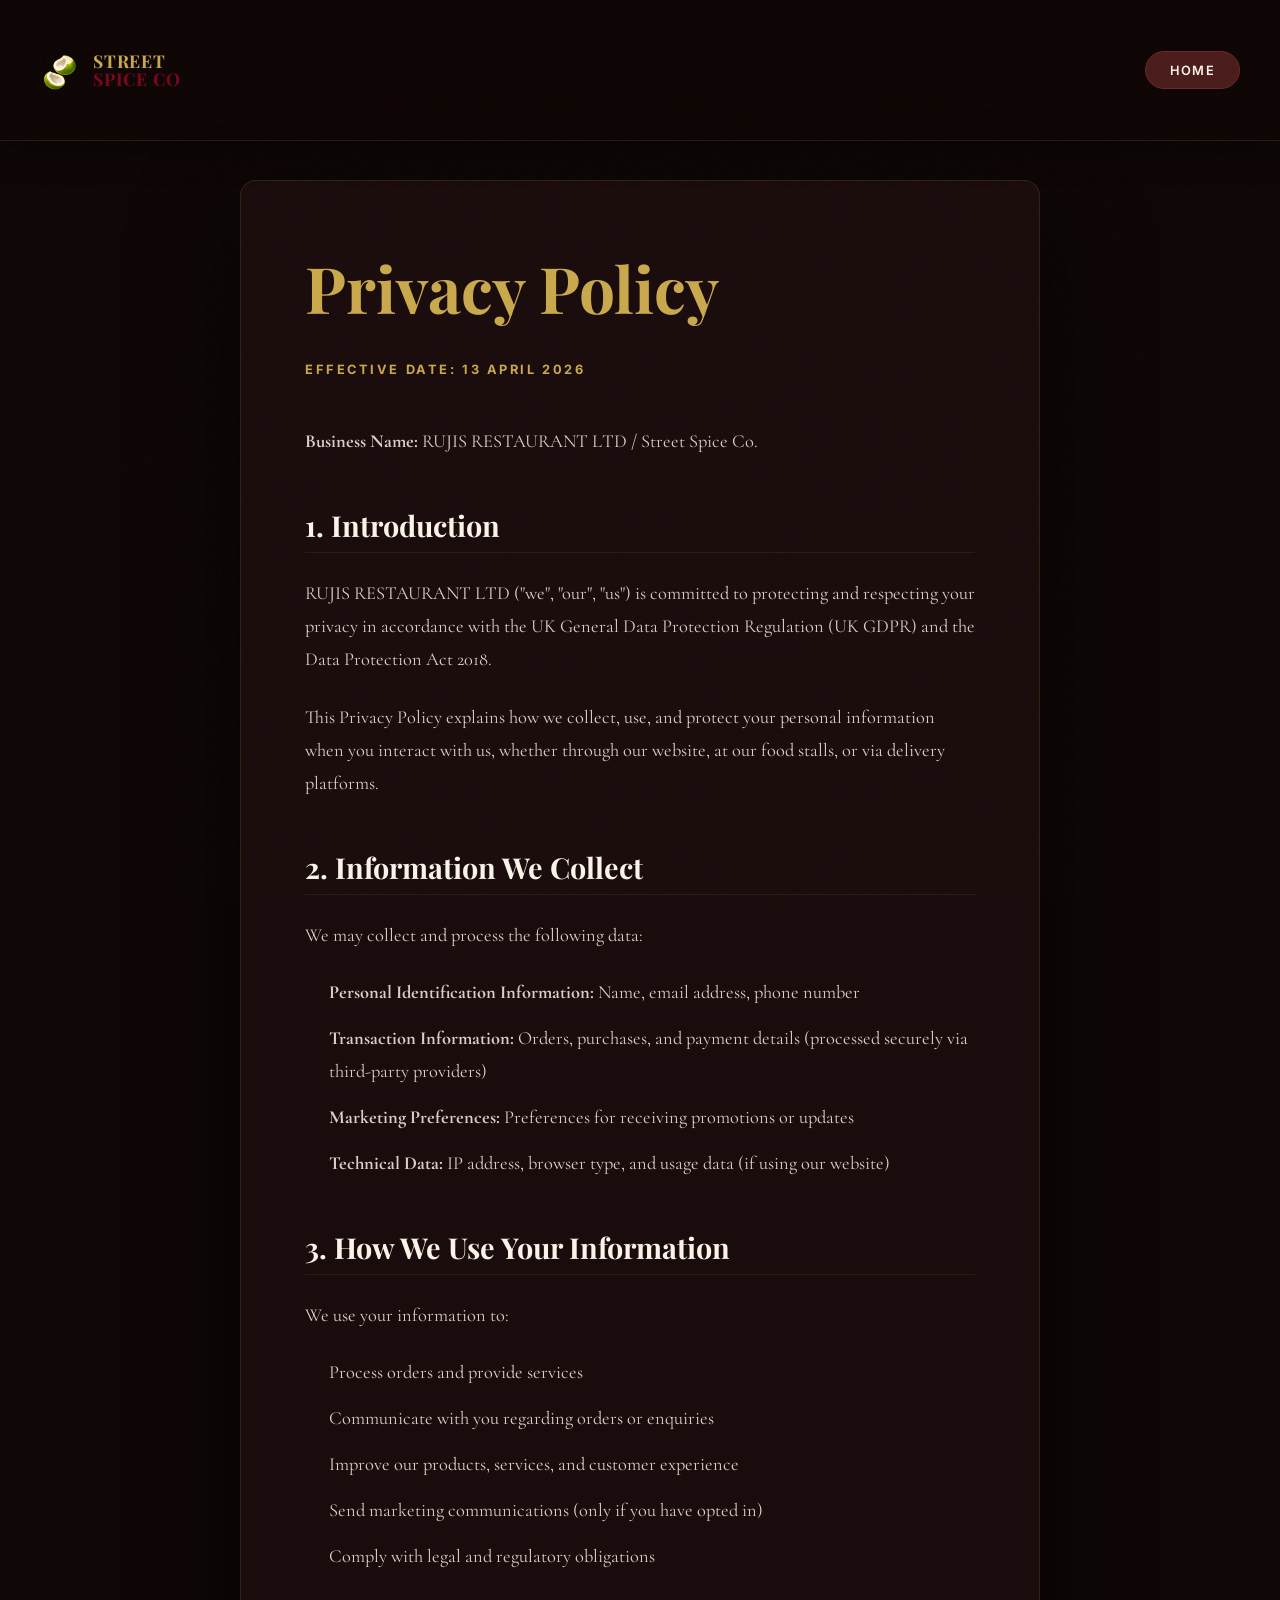
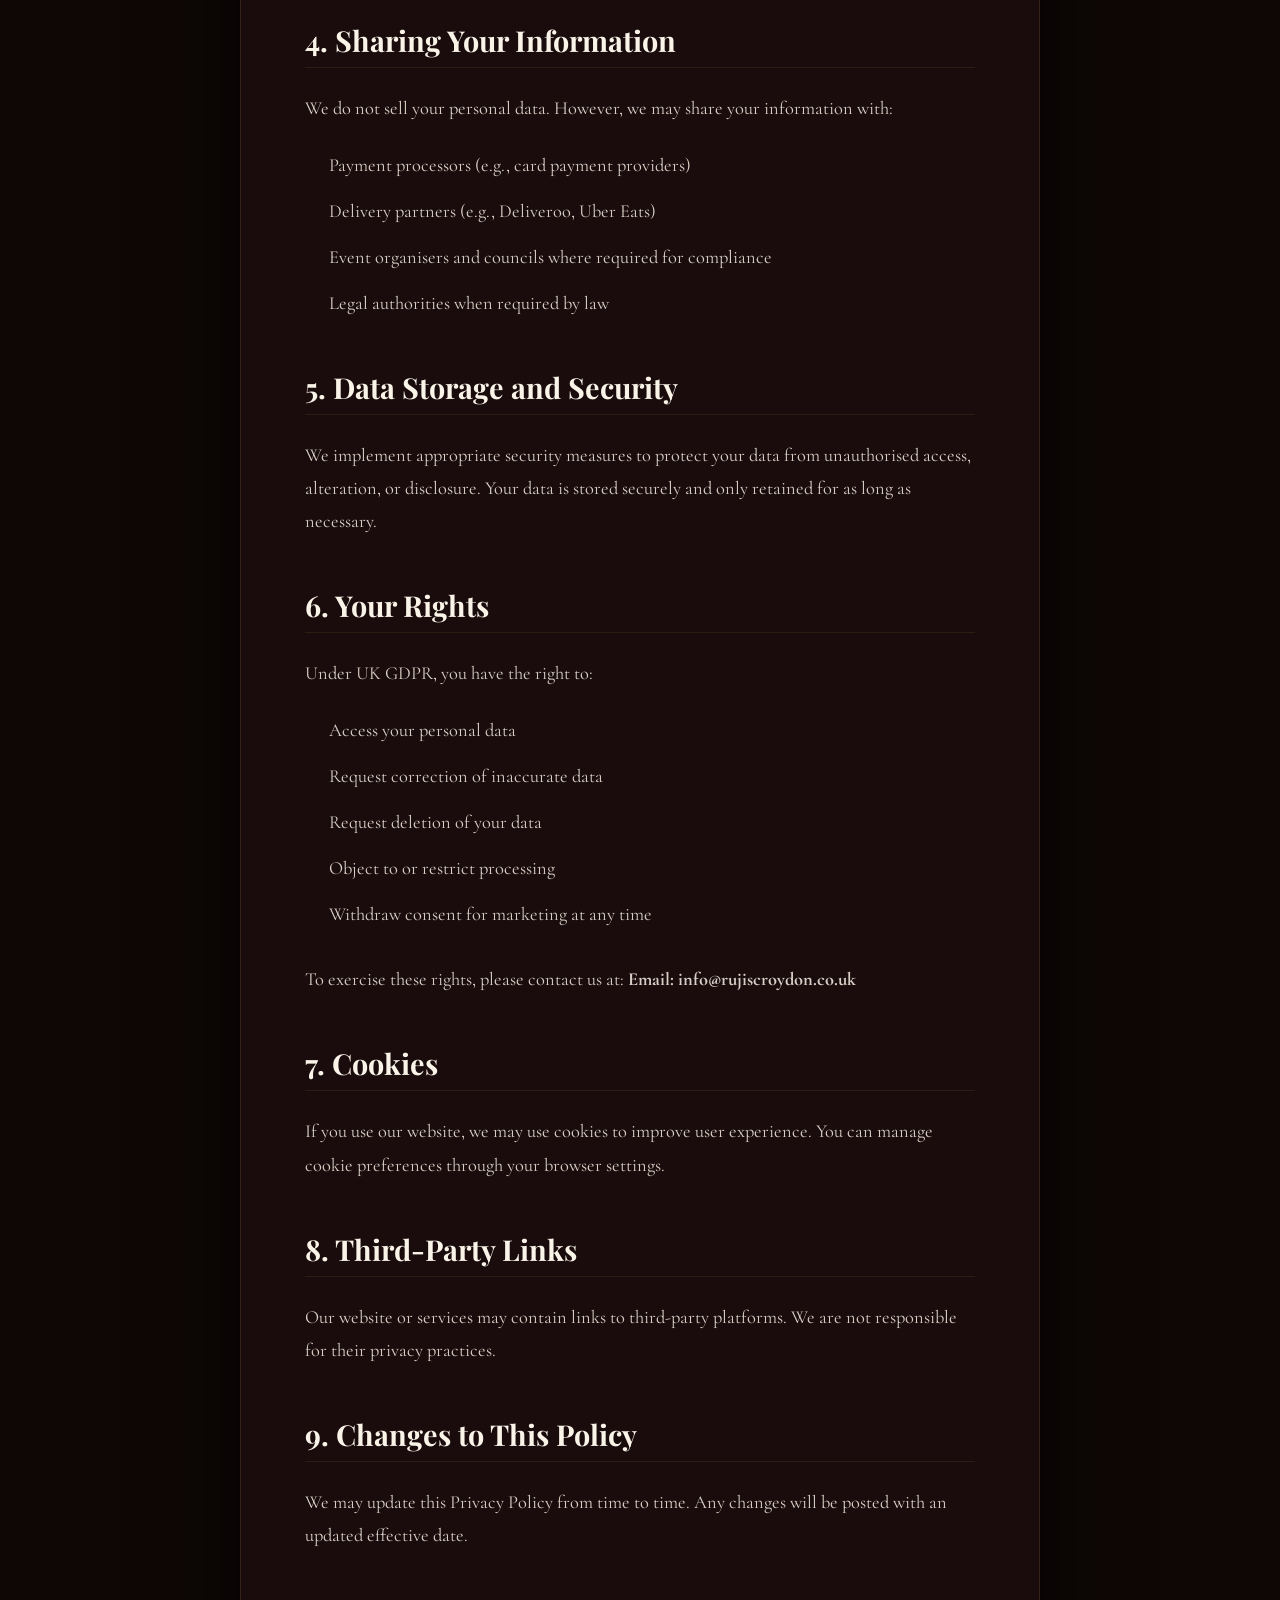
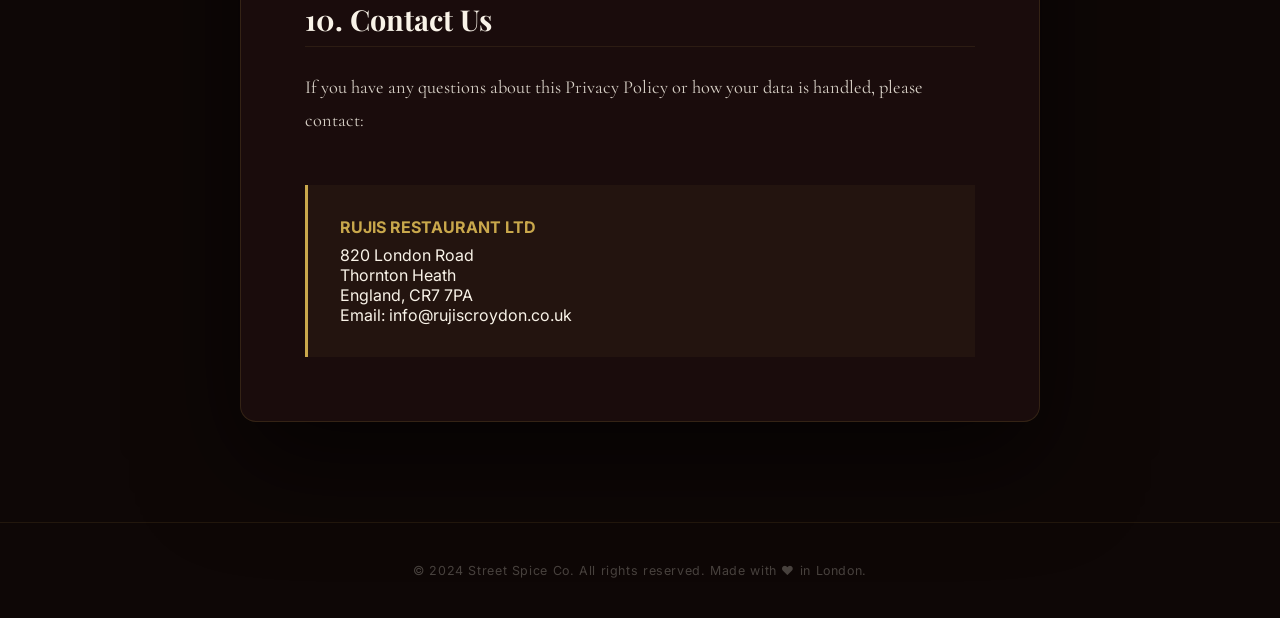
<file: privacy-policy.html>
<!DOCTYPE html>
<html lang="en">

<head>
  <meta charset="UTF-8" />
  <meta name="viewport" content="width=device-width, initial-scale=1.0" />
  <title>Privacy Policy — Street Spice Co</title>
  <link rel="preconnect" href="https://fonts.googleapis.com" />
  <link rel="preconnect" href="https://fonts.gstatic.com" crossorigin />
  <link
    href="https://fonts.googleapis.com/css2?family=Playfair+Display:ital,wght@0,400;0,700;1,400&family=Inter:wght@400;600&family=Cormorant+Garamond:ital,wght@0,400;0,600;1,400&display=swap"
    rel="stylesheet" />
  <link rel="stylesheet" href="style.css?v=3" />
  <style>
    :root {
      --policy-bg: #0E0706;
    }

    body {
      background-color: var(--policy-bg);
      color: var(--cream);
      overflow-x: hidden;
    }

    .policy-content {
      padding: 180px 0 100px;
      max-width: 800px;
      margin: 0 auto;
    }

    .policy-card {
      background: #1A0C0C;
      padding: 4rem;
      border-radius: var(--radius);
      border: 1px solid rgba(201, 168, 76, 0.15);
      box-shadow: 0 40px 100px rgba(0, 0, 0, 0.6);
    }

    h1 {
      font-family: var(--ff-serif);
      font-size: clamp(2.5rem, 5vw, 4rem);
      margin-bottom: 2rem;
      color: var(--gold);
    }

    .effective-date {
      color: var(--gold);
      font-size: 0.8rem;
      text-transform: uppercase;
      letter-spacing: 0.2em;
      margin-bottom: 3rem;
      display: block;
      font-weight: 700;
    }

    .policy-body h2 {
      font-family: var(--ff-serif);
      font-size: 1.8rem;
      margin: 3rem 0 1.5rem;
      color: var(--cream);
      border-bottom: 1px solid rgba(201, 168, 76, 0.1);
      padding-bottom: 0.5rem;
    }

    .policy-body p, .policy-body li {
      font-family: var(--ff-cormorant);
      font-size: 1.15rem;
      line-height: 1.8;
      color: rgba(249, 243, 232, 0.85);
      margin-bottom: 1.5rem;
    }

    .policy-body ul {
      margin-bottom: 2rem;
      padding-left: 1.5rem;
    }

    .policy-body li {
      margin-bottom: 0.8rem;
    }

    .contact-info-box {
      background: rgba(201, 168, 76, 0.05);
      padding: 2rem;
      border-left: 3px solid var(--gold);
      margin-top: 3rem;
    }

    .contact-info-box strong {
      color: var(--gold);
      display: block;
      margin-bottom: 0.5rem;
    }

    @media (max-width: 768px) {
      .policy-card {
        padding: 3rem 1.5rem;
      }
      .policy-content {
        padding-top: 140px;
      }
    }
  </style>
</head>

<body>
  <div class="grain-overlay" aria-hidden="true"></div>

  <header class="header scrolled">
    <div class="nav container">
      <a href="index.html" class="nav-logo">
        <img src="logo2.png" alt="Street Spice Co Logo" class="nav-logo-img" style="height: 60px; width: auto;" />
        <div class="nav-logo-text">
          <span class="text-white">STREET</span>
          <span class="text-maroon">SPICE CO</span>
        </div>
      </a>
      <a href="index.html" class="btn-order">Home</a>
    </div>
  </header>

  <main class="container">
    <div class="policy-content">
      <article class="policy-card">
        <h1>Privacy Policy</h1>
        <span class="effective-date">Effective Date: 13 April 2026</span>
        
        <div class="policy-body">
          <p><strong>Business Name:</strong> RUJIS RESTAURANT LTD / Street Spice Co.</p>

          <h2>1. Introduction</h2>
          <p>RUJIS RESTAURANT LTD ("we", "our", "us") is committed to protecting and respecting your privacy in accordance with the UK General Data Protection Regulation (UK GDPR) and the Data Protection Act 2018.</p>
          <p>This Privacy Policy explains how we collect, use, and protect your personal information when you interact with us, whether through our website, at our food stalls, or via delivery platforms.</p>

          <h2>2. Information We Collect</h2>
          <p>We may collect and process the following data:</p>
          <ul>
            <li><strong>Personal Identification Information:</strong> Name, email address, phone number</li>
            <li><strong>Transaction Information:</strong> Orders, purchases, and payment details (processed securely via third-party providers)</li>
            <li><strong>Marketing Preferences:</strong> Preferences for receiving promotions or updates</li>
            <li><strong>Technical Data:</strong> IP address, browser type, and usage data (if using our website)</li>
          </ul>

          <h2>3. How We Use Your Information</h2>
          <p>We use your information to:</p>
          <ul>
            <li>Process orders and provide services</li>
            <li>Communicate with you regarding orders or enquiries</li>
            <li>Improve our products, services, and customer experience</li>
            <li>Send marketing communications (only if you have opted in)</li>
            <li>Comply with legal and regulatory obligations</li>
          </ul>

          <h2>4. Sharing Your Information</h2>
          <p>We do not sell your personal data. However, we may share your information with:</p>
          <ul>
            <li>Payment processors (e.g., card payment providers)</li>
            <li>Delivery partners (e.g., Deliveroo, Uber Eats)</li>
            <li>Event organisers and councils where required for compliance</li>
            <li>Legal authorities when required by law</li>
          </ul>

          <h2>5. Data Storage and Security</h2>
          <p>We implement appropriate security measures to protect your data from unauthorised access, alteration, or disclosure. Your data is stored securely and only retained for as long as necessary.</p>

          <h2>6. Your Rights</h2>
          <p>Under UK GDPR, you have the right to:</p>
          <ul>
            <li>Access your personal data</li>
            <li>Request correction of inaccurate data</li>
            <li>Request deletion of your data</li>
            <li>Object to or restrict processing</li>
            <li>Withdraw consent for marketing at any time</li>
          </ul>
          <p>To exercise these rights, please contact us at: <strong>Email: info@rujiscroydon.co.uk</strong></p>

          <h2>7. Cookies</h2>
          <p>If you use our website, we may use cookies to improve user experience. You can manage cookie preferences through your browser settings.</p>

          <h2>8. Third-Party Links</h2>
          <p>Our website or services may contain links to third-party platforms. We are not responsible for their privacy practices.</p>

          <h2>9. Changes to This Policy</h2>
          <p>We may update this Privacy Policy from time to time. Any changes will be posted with an updated effective date.</p>

          <h2>10. Contact Us</h2>
          <p>If you have any questions about this Privacy Policy or how your data is handled, please contact:</p>
          <div class="contact-info-box">
            <strong>RUJIS RESTAURANT LTD</strong>
            820 London Road<br>
            Thornton Heath<br>
            England, CR7 7PA<br>
            Email: info@rujiscroydon.co.uk
          </div>
        </div>
      </article>
    </div>
  </main>

  <footer class="footer-bottom" style="padding: 40px 0; text-align: center; border-top: 1px solid rgba(201,168,76,0.1);">
     <p>© 2024 Street Spice Co. All rights reserved. Made with ♥ in London.</p>
  </footer>
</body>

</html>
</file>
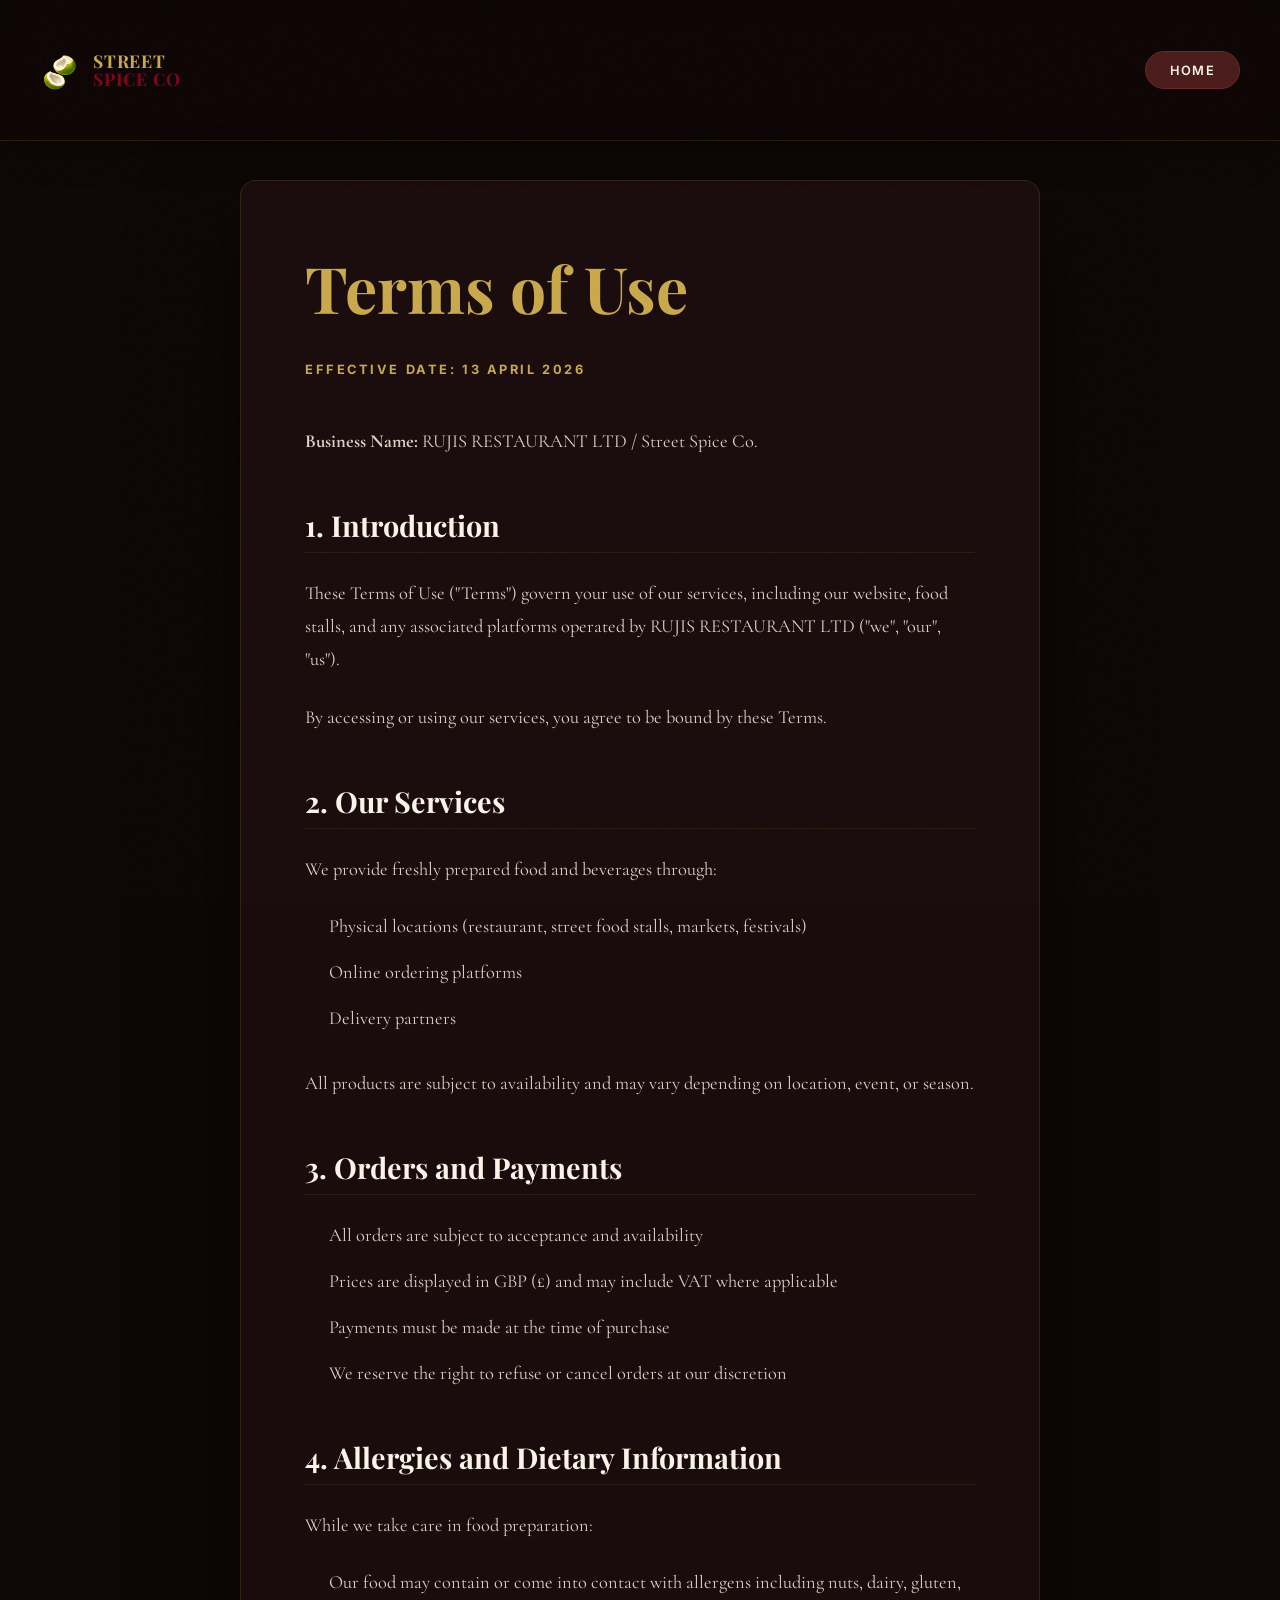
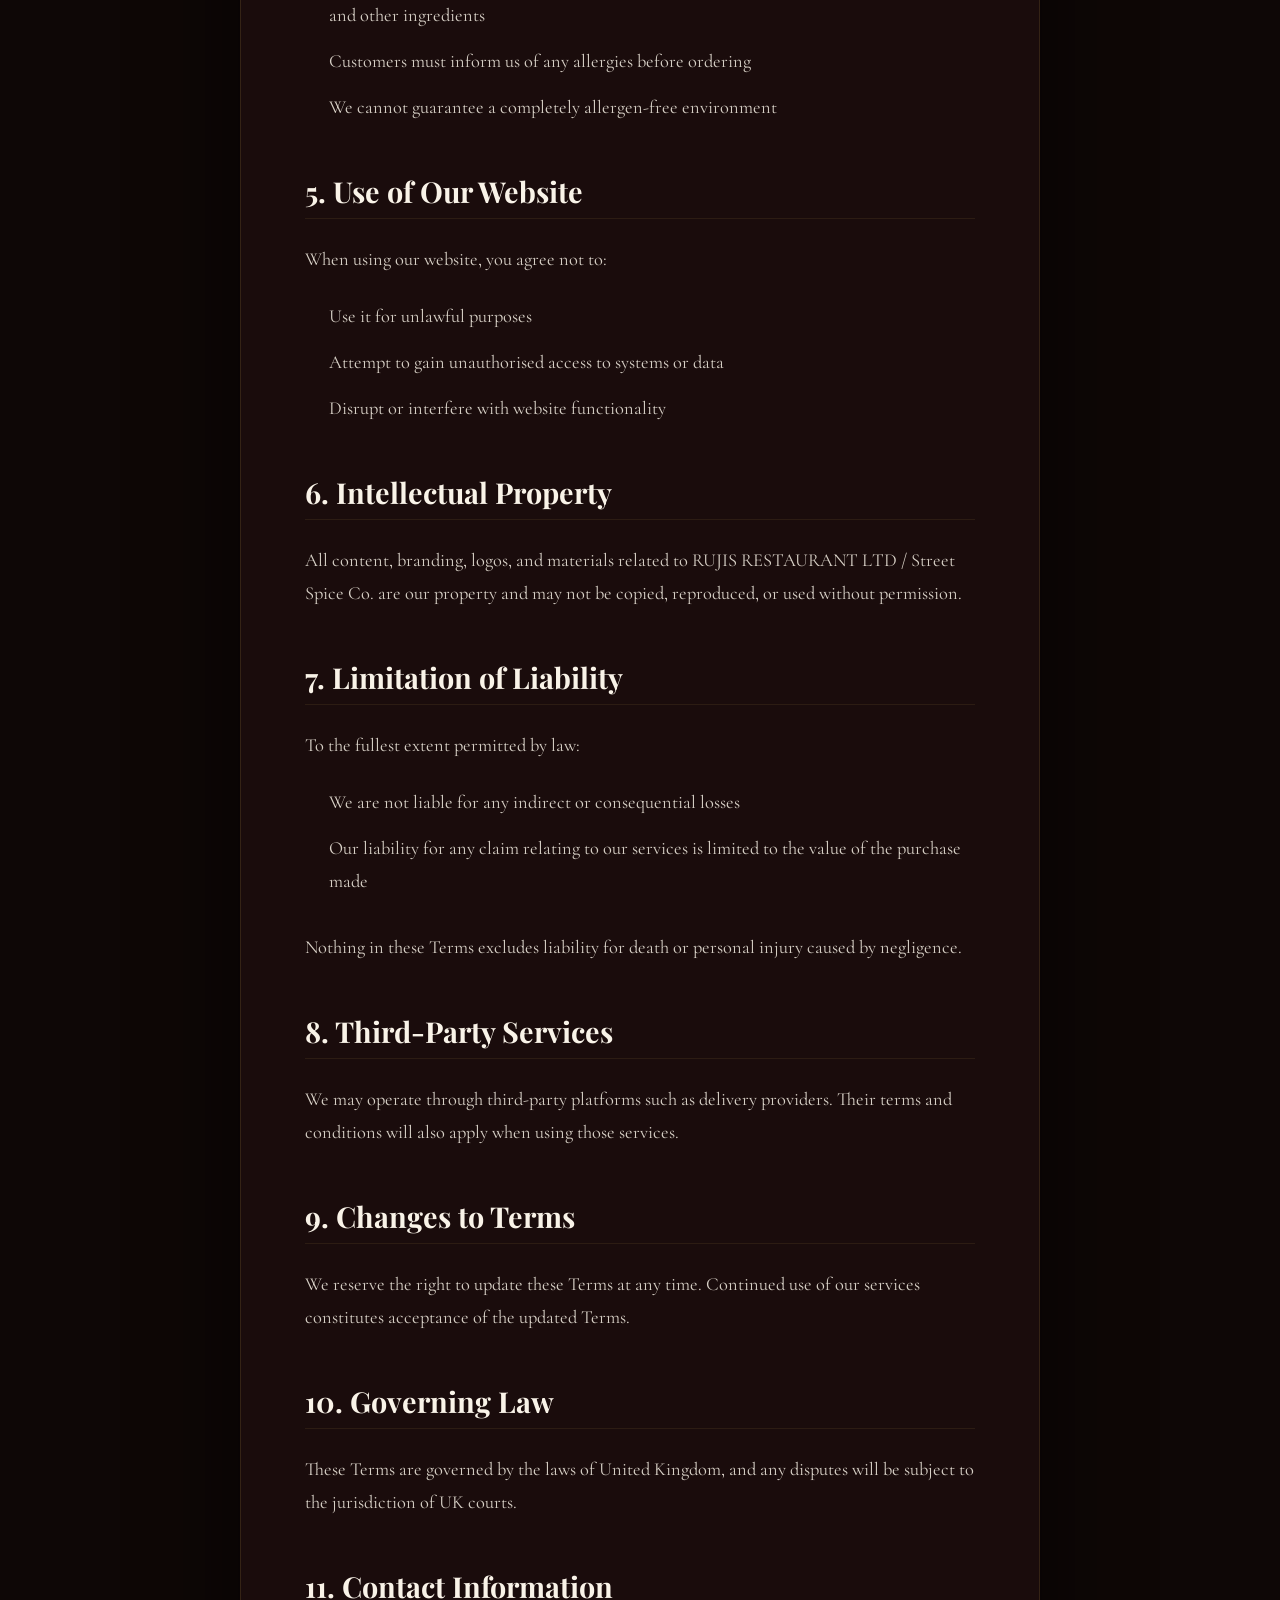
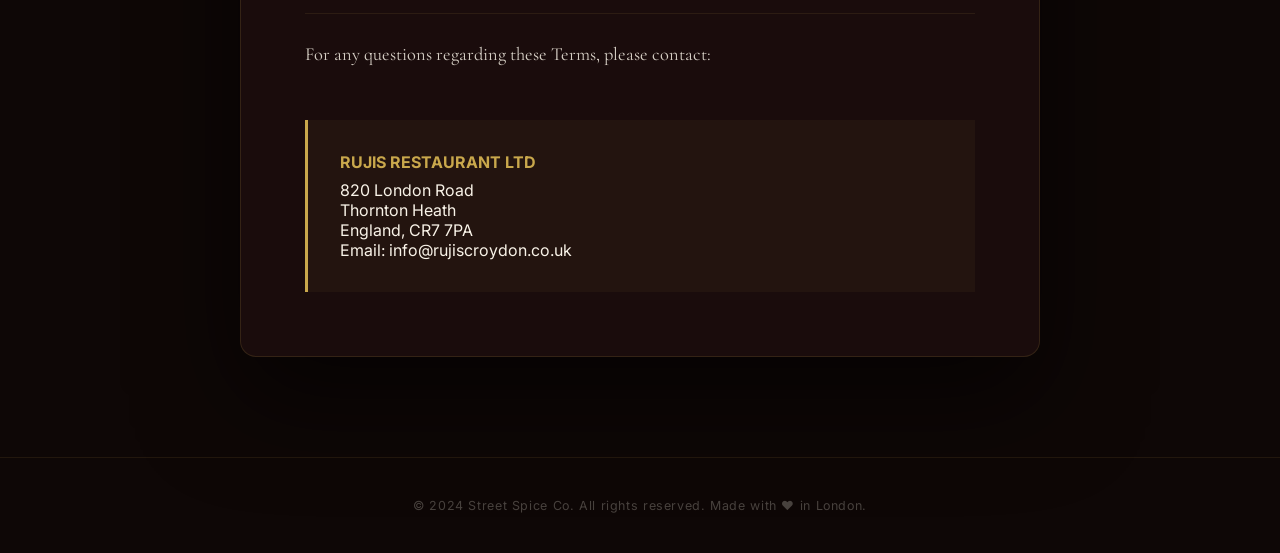
<file: terms-of-use.html>
<!DOCTYPE html>
<html lang="en">

<head>
  <meta charset="UTF-8" />
  <meta name="viewport" content="width=device-width, initial-scale=1.0" />
  <title>Terms of Use — Street Spice Co</title>
  <link rel="preconnect" href="https://fonts.googleapis.com" />
  <link rel="preconnect" href="https://fonts.gstatic.com" crossorigin />
  <link
    href="https://fonts.googleapis.com/css2?family=Playfair+Display:ital,wght@0,400;0,700;1,400&family=Inter:wght@400;600&family=Cormorant+Garamond:ital,wght@0,400;0,600;1,400&display=swap"
    rel="stylesheet" />
  <link rel="stylesheet" href="style.css?v=3" />
  <style>
    :root {
      --policy-bg: #0E0706;
    }

    body {
      background-color: var(--policy-bg);
      color: var(--cream);
      overflow-x: hidden;
    }

    .policy-content {
      padding: 180px 0 100px;
      max-width: 800px;
      margin: 0 auto;
    }

    .policy-card {
      background: #1A0C0C;
      padding: 4rem;
      border-radius: var(--radius);
      border: 1px solid rgba(201, 168, 76, 0.15);
      box-shadow: 0 40px 100px rgba(0, 0, 0, 0.6);
    }

    h1 {
      font-family: var(--ff-serif);
      font-size: clamp(2.5rem, 5vw, 4rem);
      margin-bottom: 2rem;
      color: var(--gold);
    }

    .effective-date {
      color: var(--gold);
      font-size: 0.8rem;
      text-transform: uppercase;
      letter-spacing: 0.2em;
      margin-bottom: 3rem;
      display: block;
      font-weight: 700;
    }

    .policy-body h2 {
      font-family: var(--ff-serif);
      font-size: 1.8rem;
      margin: 3rem 0 1.5rem;
      color: var(--cream);
      border-bottom: 1px solid rgba(201, 168, 76, 0.1);
      padding-bottom: 0.5rem;
    }

    .policy-body p, .policy-body li {
      font-family: var(--ff-cormorant);
      font-size: 1.15rem;
      line-height: 1.8;
      color: rgba(249, 243, 232, 0.85);
      margin-bottom: 1.5rem;
    }

    .policy-body ul {
      margin-bottom: 2rem;
      padding-left: 1.5rem;
    }

    .policy-body li {
      margin-bottom: 0.8rem;
    }

    .contact-info-box {
      background: rgba(201, 168, 76, 0.05);
      padding: 2rem;
      border-left: 3px solid var(--gold);
      margin-top: 3rem;
    }

    .contact-info-box strong {
      color: var(--gold);
      display: block;
      margin-bottom: 0.5rem;
    }

    @media (max-width: 768px) {
      .policy-card {
        padding: 3rem 1.5rem;
      }
      .policy-content {
        padding-top: 140px;
      }
    }
  </style>
</head>

<body>
  <div class="grain-overlay" aria-hidden="true"></div>

  <header class="header scrolled">
    <div class="nav container">
      <a href="index.html" class="nav-logo">
        <img src="logo2.png" alt="Street Spice Co Logo" class="nav-logo-img" style="height: 60px; width: auto;" />
        <div class="nav-logo-text">
          <span class="text-white">STREET</span>
          <span class="text-maroon">SPICE CO</span>
        </div>
      </a>
      <a href="index.html" class="btn-order">Home</a>
    </div>
  </header>

  <main class="container">
    <div class="policy-content">
      <article class="policy-card">
        <h1>Terms of Use</h1>
        <span class="effective-date">Effective Date: 13 April 2026</span>
        
        <div class="policy-body">
          <p><strong>Business Name:</strong> RUJIS RESTAURANT LTD / Street Spice Co.</p>

          <h2>1. Introduction</h2>
          <p>These Terms of Use ("Terms") govern your use of our services, including our website, food stalls, and any associated platforms operated by RUJIS RESTAURANT LTD ("we", "our", "us").</p>
          <p>By accessing or using our services, you agree to be bound by these Terms.</p>

          <h2>2. Our Services</h2>
          <p>We provide freshly prepared food and beverages through:</p>
          <ul>
            <li>Physical locations (restaurant, street food stalls, markets, festivals)</li>
            <li>Online ordering platforms</li>
            <li>Delivery partners</li>
          </ul>
          <p>All products are subject to availability and may vary depending on location, event, or season.</p>

          <h2>3. Orders and Payments</h2>
          <ul>
            <li>All orders are subject to acceptance and availability</li>
            <li>Prices are displayed in GBP (£) and may include VAT where applicable</li>
            <li>Payments must be made at the time of purchase</li>
            <li>We reserve the right to refuse or cancel orders at our discretion</li>
          </ul>

          <h2>4. Allergies and Dietary Information</h2>
          <p>While we take care in food preparation:</p>
          <ul>
            <li>Our food may contain or come into contact with allergens including nuts, dairy, gluten, and other ingredients</li>
            <li>Customers must inform us of any allergies before ordering</li>
            <li>We cannot guarantee a completely allergen-free environment</li>
          </ul>

          <h2>5. Use of Our Website</h2>
          <p>When using our website, you agree not to:</p>
          <ul>
            <li>Use it for unlawful purposes</li>
            <li>Attempt to gain unauthorised access to systems or data</li>
            <li>Disrupt or interfere with website functionality</li>
          </ul>

          <h2>6. Intellectual Property</h2>
          <p>All content, branding, logos, and materials related to RUJIS RESTAURANT LTD / Street Spice Co. are our property and may not be copied, reproduced, or used without permission.</p>

          <h2>7. Limitation of Liability</h2>
          <p>To the fullest extent permitted by law:</p>
          <ul>
            <li>We are not liable for any indirect or consequential losses</li>
            <li>Our liability for any claim relating to our services is limited to the value of the purchase made</li>
          </ul>
          <p>Nothing in these Terms excludes liability for death or personal injury caused by negligence.</p>

          <h2>8. Third-Party Services</h2>
          <p>We may operate through third-party platforms such as delivery providers. Their terms and conditions will also apply when using those services.</p>

          <h2>9. Changes to Terms</h2>
          <p>We reserve the right to update these Terms at any time. Continued use of our services constitutes acceptance of the updated Terms.</p>

          <h2>10. Governing Law</h2>
          <p>These Terms are governed by the laws of United Kingdom, and any disputes will be subject to the jurisdiction of UK courts.</p>

          <h2>11. Contact Information</h2>
          <p>For any questions regarding these Terms, please contact:</p>
          <div class="contact-info-box">
            <strong>RUJIS RESTAURANT LTD</strong>
            820 London Road<br>
            Thornton Heath<br>
            England, CR7 7PA<br>
            Email: info@rujiscroydon.co.uk
          </div>
        </div>
      </article>
    </div>
  </main>

  <footer class="footer-bottom" style="padding: 40px 0; text-align: center; border-top: 1px solid rgba(201,168,76,0.1);">
     <p>© 2024 Street Spice Co. All rights reserved. Made with ♥ in London.</p>
  </footer>
</body>

</html>
</file>
<file: style.css>
/* ═══════════════════════════════════════════════════
   STREET SPICE CO — style.css
   Premium Luxury Gazebo Café Landing Page
═══════════════════════════════════════════════════ */

/* ── TOKENS ─────────────────────────────────────── */
:root {
  --maroon: #4A1C1C;
  --maroon-light: #6B2828;
  --maroon-dark: #2E1010;
  --green: #4E6B31;
  --green-dark: #344820;
  --lime: #E2E8A4;
  --gold: #C9A84C;
  --gold-light: #E8C97A;
  --cream: #F9F3E8;
  --dark: #0E0706;
  --dark-2: #1A0C0C;
  --text-muted: rgba(249, 243, 232, 0.6);
  --white: #FFFFFF;

  /* Rajasthani Vibrant Colors */
  --rani-pink: #C4004C;
  --rani-pink-dark: #8B0035;
  --jodhpur-blue: #0B4B8A;
  --jodhpur-blue-dark: #072E55;
  --saffron: #CC4400;
  --saffron-dark: #993300;
  --emerald: #015941;
  --emerald-dark: #003B2C;
  --marigold: #D78500;
  --purplish: #4D0D4A;
  --purplish-dark: #30062E;

  --ff-serif: 'Playfair Display', Georgia, serif;
  --ff-cormorant: 'Cormorant Garamond', Georgia, serif;
  --ff-sans: 'Inter', system-ui, sans-serif;

  --nav-h: 140px;
  /* Increased to accommodate 120px logo */
  --radius: 16px;
  --radius-sm: 8px;
  --transition: 0.35s cubic-bezier(0.4, 0, 0.2, 1);

  --shadow-card: 0 8px 40px rgba(74, 28, 28, 0.18);
  --shadow-lifted: 0 20px 60px rgba(74, 28, 28, 0.35);
  --glow-gold: 0 0 30px rgba(201, 168, 76, 0.25);
}

/* ── RESET & BASE ───────────────────────────────── */
*,
*::before,
*::after {
  box-sizing: border-box;
  margin: 0;
  padding: 0;
}

html {
  scroll-behavior: smooth;
  scroll-padding-top: var(--nav-h);
}

body {
  font-family: var(--ff-sans);
  background-color: var(--dark);
  color: var(--cream);
  overflow-x: hidden;
}

body.nav-open {
  overflow: hidden;
}

img {
  display: block;
  width: 100%;
  height: 100%;
  object-fit: cover;
}

a {
  text-decoration: none;
  color: inherit;
}

ul {
  list-style: none;
}

button {
  border: none;
  background: none;
  cursor: pointer;
}

em {
  font-style: italic;
}

::-webkit-scrollbar {
  display: none;
}

/* ── TYPOGRAPHY HELPERS ─────────────────────────── */
.section-eyebrow {
  display: block;
  font-family: var(--ff-sans);
  font-size: 0.75rem;
  font-weight: 500;
  letter-spacing: 0.25em;
  text-transform: uppercase;
  color: var(--gold);
  margin-bottom: 1rem;
}

.section-eyebrow.gold {
  color: var(--gold-light);
  font-size: 0.9rem;
  letter-spacing: 0.4em;
}

.section-title {
  font-family: var(--ff-serif);
  font-size: clamp(2.2rem, 5vw, 3.5rem);
  font-weight: 700;
  line-height: 1.15;
  color: var(--cream);
  margin-bottom: 1rem;
}

.section-title em {
  color: var(--gold);
  font-style: italic;
}

.section-subtitle {
  font-size: 1.05rem;
  color: var(--text-muted);
  max-width: 48ch;
  line-height: 1.7;
}

.section {
  padding: 100px 0;
}

/* ── CONTAINER ──────────────────────────────────── */
.container {
  width: 92%;
  max-width: 1200px;
  /* Increased back for better edge-to-edge look */
  margin: 0 auto;
  /* Center it again but with wide width */
}

/* ── GRAIN OVERLAY ──────────────────────────────── */
.grain-overlay {
  position: fixed;
  inset: 0;
  background-image: url("data:image/svg+xml,%3Csvg viewBox='0 0 200 200' xmlns='http://www.w3.org/2000/svg'%3E%3Cfilter id='noise'%3E%3CfeTurbulence type='fractalNoise' baseFrequency='0.85' numOctaves='4' stitchTiles='stitch'/%3E%3C/filter%3E%3Crect width='100%25' height='100%25' filter='url(%23noise)' opacity='0.05'/%3E%3C/svg%3E");
  opacity: 0.45;
  pointer-events: none;
  z-index: 9999;
  mix-blend-mode: overlay;
}

/* ── PAGE BORDER FRAME ──────────────────────────── */
.page-border {
  display: none;
}

/* ── HEADER / NAV ───────────────────────────────── */
.header {
  position: fixed;
  top: 0;
  left: 0;
  right: 0;
  height: var(--nav-h);
  z-index: 1000;
  transition: background var(--transition), backdrop-filter var(--transition), box-shadow var(--transition);
}

.header.scrolled {
  background: rgba(14, 7, 6, 0.7);
  backdrop-filter: blur(20px) saturate(1.8);
  -webkit-backdrop-filter: blur(20px) saturate(1.8);
  box-shadow: 0 1px 0 rgba(201, 168, 76, 0.15), 0 8px 32px rgba(0, 0, 0, 0.4);
}

.nav {
  display: flex;
  align-items: center;
  justify-content: space-between;
  height: 100%;
  width: 100%;
  /* Ensure it spans the container */
}

.nav-logo {
  display: flex;
  align-items: center;
  gap: 0.8rem;
  flex-shrink: 0;
}

.nav-logo-img {
  height: 120px;
  /* Requested size */
  width: auto;
  display: block;
}

.nav-logo-text {
  display: flex;
  flex-direction: column;
  line-height: 1;
  font-family: var(--ff-serif);
  font-weight: 700;
  font-size: 1.1rem;
  letter-spacing: 0.05em;
  text-transform: uppercase;
}

.nav-logo-text .text-white {
  color: var(--gold);
}

/* Mustard Yellow like hero top line */
.nav-logo-text .text-maroon {
  color: #7B061E;
}

/* Dark Maroon like hero 'EM' highlights */

.nav-links {
  display: flex;
  align-items: center;
  gap: 2rem;
}

.nav-link {
  font-size: 0.85rem;
  font-weight: 500;
  letter-spacing: 0.08em;
  color: rgba(249, 243, 232, 0.75);
  text-transform: uppercase;
  position: relative;
  transition: color var(--transition);
}

.nav-link::after {
  content: '';
  position: absolute;
  bottom: -4px;
  left: 0;
  width: 0%;
  height: 1.5px;
  background: var(--gold);
  transition: width var(--transition);
}

.nav-link:hover,
.nav-link.active {
  color: var(--cream);
}

.nav-link:hover::after,
.nav-link.active::after {
  width: 100%;
}

.btn-order {
  padding: 0.65rem 1.5rem;
  background: var(--maroon);
  color: var(--cream);
  border-radius: 50px;
  font-size: 0.8rem;
  font-weight: 600;
  letter-spacing: 0.1em;
  text-transform: uppercase;
  border: 1px solid var(--maroon-light);
  transition: background var(--transition), box-shadow var(--transition), transform var(--transition);
}

.btn-order:hover {
  background: var(--maroon-light);
  box-shadow: 0 0 20px rgba(74, 28, 28, 0.6), 0 0 40px rgba(201, 168, 76, 0.15);
  transform: translateY(-1px);
}

/* Pulse animation for Order Now button */
.pulse-anim {
  animation: pulseBtn 2.5s cubic-bezier(0.4, 0, 0.6, 1) infinite;
}

@keyframes pulseBtn {

  0%,
  100% {
    box-shadow: 0 0 0 0 rgba(74, 28, 28, 0.5);
  }

  50% {
    box-shadow: 0 0 0 10px rgba(74, 28, 28, 0);
  }
}

/* Hamburger */
.nav-hamburger {
  display: none;
  flex-direction: column;
  justify-content: center;
  gap: 6px;
  width: 36px;
  height: 36px;
  margin-left: auto;
  z-index: 1100;
}

.nav-hamburger span {
  display: block;
  width: 100%;
  height: 1.5px;
  background: var(--cream);
  border-radius: 2px;
  transition: all 0.35s ease;
  transform-origin: center;
}

.nav-hamburger.open span:nth-child(1) {
  transform: translateY(7.5px) rotate(45deg);
}

.nav-hamburger.open span:nth-child(2) {
  opacity: 0;
  transform: scaleX(0);
}

.nav-hamburger.open span:nth-child(3) {
  transform: translateY(-7.5px) rotate(-45deg);
}

/* ── BUTTONS ────────────────────────────────────── */
.btn {
  display: inline-flex;
  align-items: center;
  gap: 0.5rem;
  padding: 0.85rem 2rem;
  border-radius: 50px;
  font-family: var(--ff-sans);
  font-size: 0.88rem;
  font-weight: 600;
  letter-spacing: 0.08em;
  text-transform: uppercase;
  transition: all var(--transition);
  cursor: pointer;
  border: 1.5px solid transparent;
}

.btn-primary {
  background: var(--maroon);
  color: var(--cream);
  border-color: var(--maroon-light);
  box-shadow: 0 4px 15px rgba(0, 0, 0, 0.3);
}

.btn-primary:hover {
  background: var(--maroon-light);
  box-shadow: 0 10px 40px rgba(74, 28, 28, 0.5), 0 0 20px rgba(201, 168, 76, 0.2);
  transform: translateY(-3px) scale(1.02);
}

.btn-ghost {
  background: rgba(255, 255, 255, 0.05);
  color: var(--cream);
  border-color: rgba(249, 243, 232, 0.25);
  backdrop-filter: blur(10px);
  -webkit-backdrop-filter: blur(10px);
}

.btn-ghost:hover {
  background: rgba(255, 255, 255, 0.12);
  border-color: var(--gold);
  color: var(--gold);
  transform: translateY(-3px);
}

.btn-outline-gold {
  background: transparent;
  color: var(--gold);
  border-color: var(--gold);
}

.btn-outline-gold:hover {
  background: var(--gold);
  color: var(--dark);
  box-shadow: var(--glow-gold);
}

.btn-full {
  width: 100%;
  justify-content: center;
}

/* ── REVEAL ANIMATIONS (initial state) ─────────── */
.reveal-up,
.reveal-left,
.reveal-right,
.reveal-card {
  opacity: 0;
}

/* ── HERO ───────────────────────────────────────── */
.hero {
  position: relative;
  min-height: 100svh;
  display: flex;
  align-items: center;
  overflow: hidden;
}

.hero-bg {
  position: absolute;
  inset: 0;
  z-index: 0;
  /* Static placeholder to prevent visual flash before the sequence initializes */
  background: #0E0706 url('ezgif-split/frame_000.png') no-repeat center center / cover;
  transform: scale(1.1);
  /* Match canvas scaling to keep watermarks hidden */
}

@media (max-width: 900px) {
  .hero-bg {
    background-image: url('mobile/ezgif-frame-001.png');
  }
}

.hero-bg-video,
.hero-bg-canvas {
  width: 100%;
  height: 100%;
  object-fit: cover;
  object-position: center center;
  pointer-events: none;
  filter: brightness(1.1) contrast(1.05);
  transform: scale(1.1);
  /* Precisely crops out corner watermarks (VEO) */
}

.hero-overlay {
  position: absolute;
  inset: 0;
  background: linear-gradient(to right, rgba(14, 7, 6, 0.6) 0%, rgba(14, 7, 6, 0.2) 50%, rgba(14, 7, 6, 0.1) 100%),
    radial-gradient(circle at 20% 50%, rgba(74, 28, 28, 0.15) 0%, transparent 60%);
  z-index: 1;
}

.lattice-overlay {
  display: none;
  /* Removed for maximum clarity */
}

.lattice-overlay svg {
  width: 100%;
  height: 100%;
}

.hero-content {
  position: relative;
  z-index: 2;
  padding-top: var(--nav-h);
  padding-bottom: 4rem;
  margin-left: 0;
  /* Force left alignment */
}

.hero-badge {
  display: inline-flex;
  align-items: center;
  padding: 0.4rem 1.2rem;
  border: 1px solid rgba(201, 168, 76, 0.4);
  border-radius: 50px;
  font-size: 0.75rem;
  letter-spacing: 0.2em;
  color: var(--gold);
  margin-bottom: 1.5rem;
  background: rgba(201, 168, 76, 0.08);
  backdrop-filter: blur(8px);
}

.hero-title {
  font-family: var(--ff-serif);
  font-size: clamp(3.2rem, 9vw, 8rem);
  font-weight: 900;
  line-height: 0.95;
  margin-bottom: 2rem;
  text-align: left;
  letter-spacing: -0.02em;
  text-shadow: 0 10px 30px rgba(0, 0, 0, 0.4);
}

.hero-title-line {
  display: block;
  color: var(--gold);
  font-weight: 300;
  font-size: clamp(1.6rem, 4.5vw, 3.5rem);
  font-style: italic;
  font-family: var(--ff-cormorant);
  margin-bottom: 0.5rem;
  opacity: 0.9;
}

.hero-title-boldline {
  display: block;
  color: var(--white);
  /* Brighter white for main impact */
  overflow: hidden;
}

.hero-title-boldline em {
  color: var(--gold);
  font-style: italic;
  font-family: var(--ff-serif);
  position: relative;
  display: inline-block;
}

.hero-sub {
  font-size: clamp(1.1rem, 2.2vw, 1.35rem);
  color: rgba(249, 243, 232, 0.9);
  max-width: 55ch;
  line-height: 1.7;
  margin-bottom: 3rem;
  font-weight: 400;
  text-align: left;
  text-shadow: 0 4px 15px rgba(0, 0, 0, 0.5);
  font-family: var(--ff-cormorant);
  letter-spacing: 0.01em;
}

.hero-ctas {
  display: flex;
  gap: 1rem;
  flex-wrap: wrap;
  margin-bottom: 4rem;
}

.hero-scroll-hint {
  position: absolute;
  bottom: 2.5rem;
  left: 50%;
  transform: translateX(-50%);
  display: flex;
  flex-direction: column;
  align-items: center;
  gap: 1rem;
  font-size: 0.72rem;
  letter-spacing: 0.2em;
  text-transform: uppercase;
  color: var(--maroon);
  font-weight: 600;
  /* Slightly bolder for maroon visibility */
  z-index: 10;
}

.scroll-line {
  width: 1px;
  height: 50px;
  background: linear-gradient(to bottom, var(--gold), transparent);
  animation: scrollPulse 2s ease-in-out infinite;
}

@keyframes scrollPulse {

  0%,
  100% {
    opacity: 1;
    transform: scaleY(1);
  }

  50% {
    opacity: 0.4;
    transform: scaleY(0.5);
    transform-origin: top;
  }
}

/* Hero orbs */
.hero-orbs {
  position: absolute;
  inset: 0;
  pointer-events: none;
  z-index: 1;
}

.orb {
  position: absolute;
  border-radius: 50%;
  filter: blur(100px);
  animation: orbFloat 12s ease-in-out infinite;
  opacity: 0.4;
  mix-blend-mode: plus-lighter;
}

.orb-1 {
  width: 600px;
  height: 600px;
  background: radial-gradient(circle, var(--maroon) 0%, transparent 70%);
  right: -200px;
  top: 10%;
  animation-delay: 0s;
}

.orb-2 {
  width: 400px;
  height: 400px;
  background: radial-gradient(circle, var(--gold) 0%, transparent 70%);
  left: -5%;
  bottom: -5%;
  animation-delay: 3s;
}

.orb-3 {
  width: 180px;
  height: 180px;
  background: rgba(201, 168, 76, 0.12);
  right: 30%;
  top: 10%;
  animation-delay: 5s;
}

@keyframes orbFloat {

  0%,
  100% {
    transform: translateY(0) scale(1);
  }

  50% {
    transform: translateY(-30px) scale(1.05);
  }
}

/* ── MARQUEE ────────────────────────────────────── */
.marquee-strip {
  background: var(--marigold);
  padding: 0.9rem 0;
  overflow: hidden;
  border-top: 1px solid rgba(201, 168, 76, 0.2);
  border-bottom: 1px solid rgba(201, 168, 76, 0.2);
  position: relative;
  z-index: 5;
  -webkit-transform: translateZ(0); /* Hardware accel constraint */
  transform: translateZ(0);
}

.marquee-track {
  display: flex;
  align-items: center;
  /* Removed 'gap' to support older iOS, using margin-right instead */
  width: -webkit-max-content;
  width: -moz-max-content;
  width: max-content;
  -webkit-animation: marqueeScroll 22s linear infinite;
  animation: marqueeScroll 22s linear infinite;
  white-space: nowrap;
  will-change: transform;
}

.marquee-track span {
  display: inline-block;
  margin-right: 2rem;
  font-family: var(--ff-cormorant);
  font-size: 1.1rem;
  font-weight: 700;
  letter-spacing: 0.08em;
  color: var(--dark);
}

.marquee-dot {
  color: var(--maroon) !important;
  font-size: 0.7rem !important;
}

@-webkit-keyframes marqueeScroll {
  0% {
    -webkit-transform: translateX(0);
    transform: translateX(0);
  }
  100% {
    -webkit-transform: translateX(-50%);
    transform: translateX(-50%);
  }
}

@keyframes marqueeScroll {
  0% {
    -webkit-transform: translateX(0);
    transform: translateX(0);
  }
  100% {
    -webkit-transform: translateX(-50%);
    transform: translateX(-50%);
  }
}

.marquee-strip:hover .marquee-track {
  -webkit-animation-play-state: paused;
  animation-play-state: paused;
}

/* ── MENU SECTION ───────────────────────────────── */
.menu-section {
  background: #7B061E;
  /* Extracted from image */
  position: relative;
  overflow: hidden;
}

.section-header {
  text-align: center;
  margin-bottom: 3rem;
}

.section-header .section-subtitle {
  margin: 0 auto;
}

/* Tabs */
.menu-tabs {
  display: flex;
  justify-content: center;
  gap: 0.5rem;
  flex-wrap: wrap;
  margin-bottom: 3rem;
}

.menu-tab {
  padding: 0.55rem 1.5rem;
  border-radius: 50px;
  font-size: 0.8rem;
  font-weight: 500;
  letter-spacing: 0.1em;
  text-transform: uppercase;
  color: var(--text-muted);
  border: 1px solid rgba(249, 243, 232, 0.15);
  background: transparent;
  transition: all var(--transition);
}

.menu-tab:hover {
  color: var(--cream);
  border-color: rgba(249, 243, 232, 0.4);
}

.menu-tab.active {
  background: var(--maroon);
  color: var(--cream);
  border-color: var(--maroon-light);
  box-shadow: 0 4px 20px rgba(74, 28, 28, 0.4);
}

/* Scroll wrapper */
.menu-scroll-wrapper {
  overflow-x: auto;
  padding-bottom: 1rem;
  scrollbar-width: thin;
  scrollbar-color: var(--maroon) transparent;
}

.menu-scroll-wrapper::-webkit-scrollbar {
  height: 4px;
}

.menu-scroll-wrapper::-webkit-scrollbar-thumb {
  background: var(--maroon);
  border-radius: 2px;
}

/* Menu Container */
.menu-container {
  display: flex;
  justify-content: center;
  align-items: stretch;
  width: 100%;
  max-width: 1200px;
  margin: 0 auto;
  height: 600px;
  gap: 1.5rem;
  padding: 1rem 0;
}

/* Expanding Panel Cards */
.menu-card.panel {
  background-size: cover;
  background-position: center;
  /* Balanced position */
  background-repeat: no-repeat;
  height: 100%;
  border-radius: var(--radius);
  cursor: pointer;
  flex: 1;
  position: relative;
  transition: flex 0.6s cubic-bezier(0.25, 1, 0.5, 1) 0.4s, box-shadow 0.6s, border-color 0.6s;
  overflow: hidden;
  border: 1px solid rgba(201, 168, 76, 0.2);
  will-change: flex;
}

.menu-card.panel::before {
  content: '';
  position: absolute;
  inset: 0;
  background: linear-gradient(to bottom, transparent 0%, rgba(14, 7, 6, 0.6) 40%, rgba(14, 7, 6, 0.95) 100%);
  z-index: 1;
  transition: all 0.6s cubic-bezier(0.25, 1, 0.5, 1);
}
.menu-card.panel:not(.active)::before {
  opacity: 0;
}

.menu-card.panel.active {
  flex: 8;
  /* Even wider expansion for more content visibility */
  border-color: var(--gold);
  box-shadow: var(--shadow-lifted), 0 0 40px rgba(201, 168, 76, 0.2);
  transition: flex 0.6s cubic-bezier(0.25, 1, 0.5, 1) 0s, box-shadow 0.6s, border-color 0.6s;
}

/* Hover Effects */
@media (hover: hover) {
  .menu-card.panel:hover:not(.active) {
    flex: 0.85;
    border-color: rgba(201, 168, 76, 0.4);
    box-shadow: 0 10px 30px rgba(14, 7, 6, 0.5);
  }
}

.menu-card.panel.hidden {
  display: none;
}

/* Panel Content Layout */
.panel-content {
  position: absolute;
  top: 50%;
  left: 0;
  right: 0;
  transform: translateY(-50%);
  z-index: 20;
  /* Over the thumbnail */
  transition: all 0.3s ease;
  pointer-events: none;
  /* Let clicks pass to the card if needed */
}

/* Vertical text logic for collapsed */
.menu-card-title {
  font-family: var(--ff-serif);
  font-size: clamp(1.2rem, 2vw, 1.8rem);
  font-weight: 700;
  color: var(--white);
  margin: 0;
  transition: all 0.5s ease;
  white-space: nowrap;
}

.menu-card.panel:not(.active) .menu-card-title {
  position: absolute;
  top: 50%;
  left: 50%;
  transform: translate(-50%, -50%) rotate(-90deg);
  white-space: nowrap;
  width: max-content;
  font-size: 1.4rem;
  letter-spacing: 0.05em;
  opacity: 0.8;
  color: var(--white);
  text-shadow: 0 4px 10px rgba(0, 0, 0, 0.8);
  z-index: 25;
  pointer-events: none;
  transform-origin: center center;
}

@media (hover: hover) {
  .menu-card.panel:hover:not(.active) .menu-card-title {
    opacity: 1;
    color: var(--gold);
    text-shadow: 0 0 10px rgba(201, 168, 76, 0.3);
  }
}

.menu-card.panel.active .menu-card-title {
  position: static;
  transform: none;
  margin-bottom: 1rem;
  opacity: 1;
}

/* Meta & Description visible only on active */
.menu-card-meta,
.menu-card-desc,
.menu-card-tags,
.menu-card-badge,
.btn-card-more {
  opacity: 0;
  transition: opacity 0.2s ease-out;
}

.menu-card.panel.active .menu-card-meta,
.menu-card.panel.active .menu-card-desc,
.menu-card.panel.active .menu-card-tags,
.menu-card.panel.active .menu-card-badge,
.menu-card.panel.active .btn-card-more {
  opacity: 1;
  transition: opacity 0.3s ease-in 0.4s;
}

.menu-card-thumb {
  position: absolute;
  top: 50%;
  left: 50%;
  transform: translate(-50%, -50%);
  width: 100px;
  height: 100px;
  border-radius: 4px;
  overflow: hidden;
  border: 2px solid var(--gold);
  box-shadow: 0 10px 30px rgba(0, 0, 0, 0.5);
  background: var(--dark-2);
  transition: all 0.6s cubic-bezier(0.25, 1, 0.5, 1);
  z-index: 10;
}

.menu-card.panel.active .menu-card-thumb {
  width: 250px;
  height: 250px;
  border-radius: 8px;
}

/* Adjust panel content to make room for thumbnail on active */
.menu-card.panel.active .panel-content {
  position: absolute;
  top: 72%;
  /* Moved down as requested */
  left: 50%;
  transform: translate(-50%, -50%);
  width: 90%;
  padding: 2rem;
  text-align: center;
  pointer-events: auto;
  /* Re-enable for buttons */
}

.menu-card.panel.active .menu-card-meta {
  justify-content: center;
  gap: 2rem;
}

.menu-card.panel.active .menu-card-tags {
  justify-content: center;
}

.menu-card.panel.active .menu-card-desc {
  margin-left: auto;
  margin-right: auto;
}

.menu-card-badge {
  position: absolute;
  top: -150px;
  left: 0;
  background: var(--gold);
  color: var(--dark);
  padding: 0.3rem 0.8rem;
  border-radius: 50px;
  font-size: 0.7rem;
  font-weight: 700;
  text-transform: uppercase;
}

.menu-card-meta {
  display: flex;
  justify-content: space-between;
  align-items: center;
  margin-bottom: 0.5rem;
}

.menu-card-category {
  color: var(--gold);
  font-size: 0.75rem;
  font-weight: 600;
  letter-spacing: 0.1em;
}

.menu-card-price {
  color: var(--cream);
  font-family: var(--ff-serif);
  font-size: 1.2rem;
}

.menu-card-desc {
  font-size: 0.95rem;
  color: rgba(249, 243, 232, 0.8);
  max-width: 45ch;
  line-height: 1.6;
  margin-bottom: 1rem;
}

.menu-card-tags {
  display: flex;
  gap: 0.5rem;
}

.menu-card-tags span {
  font-size: 0.7rem;
  padding: 0.2rem 0.6rem;
  border-radius: 50px;
  background: rgba(255, 255, 255, 0.1);
  border: 1px solid rgba(255, 255, 255, 0.2);
}

.btn-card-more {
  display: inline-block;
  margin-top: 1.5rem;
  font-size: 0.72rem;
  font-weight: 700;
  letter-spacing: 0.15em;
  text-transform: uppercase;
  color: var(--gold);
  border-bottom: 1.5px solid transparent;
  transition: all var(--transition);
}

.btn-card-more:hover {
  color: var(--white);
  border-bottom-color: var(--gold);
  padding-left: 5px;
}

/* Mobile Adjustments */
@media (max-width: 900px) {
  .menu-container {
    flex-direction: column;
    height: auto;
    gap: 1rem;
  }

  .menu-card.panel {
    flex: none;
    width: 100%;
    height: 120px;
    /* Increased for better label space */
    transition: height 0.6s cubic-bezier(0.25, 1, 0.5, 1);
  }

  .menu-card.panel.active {
    height: 550px;
    flex: none;
  }

  /* Hide the dark overlay for collapsed cards on mobile so text is clear on color */
  .menu-card.panel:not(.active)::before {
    opacity: 0;
  }

  .menu-card.panel:not(.active) .panel-content {
    top: 70%;
    bottom: auto;
    left: 20px;
    right: 20px;
    transform: translateY(-50%);
    opacity: 1 !important;
    z-index: 10;
    display: flex;
    flex-direction: column;
    align-items: center;
    /* Horizontally center children */
    pointer-events: none;
  }

  .menu-card.panel:not(.active) .menu-card-title {
    position: static;
    opacity: 1 !important;
    color: var(--white) !important;
    font-size: 1.4rem;
    transform: none;
    white-space: normal;
    text-align: center;
    /* Center the text itself */
    margin: 0;
    display: block;
  }

  .menu-card.panel:not(.active) .menu-card-meta {
    opacity: 1 !important;
    display: flex;
    flex-direction: row;
    align-items: center;
    justify-content: center;
    gap: 15px;
    margin-bottom: 8px;
    text-shadow: 0 2px 8px rgba(0, 0, 0, 0.8);
  }

  .menu-card.panel:not(.active) .menu-card-meta span {
    text-align: center;
  }

  .menu-card.panel:not(.active) .menu-card-category {
    font-size: 0.9rem;
  }

  .menu-card.panel:not(.active) .menu-card-price {
    color: var(--cream) !important;
    background: rgba(14, 7, 6, 0.7);
    padding: 3px 10px;
    border-radius: 20px;
    opacity: 1 !important;
    font-size: 1.1rem;
    font-weight: bold;
    border: 1px solid var(--gold);
    text-shadow: none;
  }

  .menu-card.panel:not(.active) .menu-card-desc,
  .menu-card.panel:not(.active) .menu-card-tags,
  .menu-card.panel:not(.active) .btn-card-more,
  .menu-card.panel:not(.active) .menu-card-badge {
    display: none;
  }

  /* Reset for active state */
  .menu-card.panel.active .panel-content {
    top: auto;
    bottom: 30px;
    transform: translateX(-50%);
    pointer-events: auto;
  }

  .menu-card.panel.active .menu-card-title {
    font-size: 1.8rem;
  }
}

@media (max-width: 480px) {
  .menu-card.panel.active {
    height: 600px;
  }

  .menu-card-title {
    font-size: 1.5rem;
  }
}

.menu-cta-wrap {
  text-align: center;
  margin-top: 3rem;
}

/* Spice blobs */
.spice-blob {
  position: absolute;
  border-radius: 50%;
  filter: blur(100px);
  pointer-events: none;
}

.blob-a {
  width: 500px;
  height: 500px;
  background: rgba(78, 107, 49, 0.07);
  bottom: -200px;
  right: -100px;
}

.blob-b {
  width: 300px;
  height: 300px;
  background: rgba(74, 28, 28, 0.15);
  top: 50px;
  left: -100px;
}

/* ── ABOUT SECTION ──────────────────────────────── */
.about-section {
  background: #0E5943;
  /* Exact deep green */
  padding: 20px 0;
  overflow: hidden;
}

.about-grid {
  display: grid;
  grid-template-columns: 1fr 1fr;
  max-width: 1200px;
  margin: 0 auto;
  min-height: auto;
  background: transparent;
  border-radius: var(--radius);
  border: none;
  overflow: hidden;
  align-items: center;
}

.about-media-panel {
  position: relative;
  width: 100%;
  aspect-ratio: 1 / 1;
  padding: 1.5rem;
  overflow: hidden;
  background: transparent;
}

.about-video {
  width: 100%;
  height: 100%;
  object-fit: cover;
  transform: scale(2.0);
  border-radius: var(--radius-sm);
  filter: brightness(0.9);
}

.about-illustration-panel {
  position: relative;
  overflow: hidden;
  background: #0E5943;
}

.about-illustration-inner {
  position: relative;
  width: 100%;
  height: 50%;
  min-height: 350px;
}

.about-illus-img {
  width: 100%;
  height: 100%;
  object-fit: contain;
  object-position: bottom;
  padding: 2rem 2rem 0;
}

.about-illus-overlay {
  display: none;
}

.about-food-img-wrap {
  width: 100%;
  height: 50%;
  min-height: 350px;
  overflow: hidden;
}

.about-food-img-wrap img,
.about-food-img-wrap video {
  width: 100%;
  height: 100%;
  object-fit: cover;
  transition: transform 0.8s ease;
  transform: scale(1.15);
}

/* Scaled to crop watermark */
.about-food-img-wrap:hover img,
.about-food-img-wrap:hover video {
  transform: scale(1.22);
}

/* Stat cards */
.stat-card {
  position: absolute;
  background: rgba(14, 7, 6, 0.8);
  backdrop-filter: blur(12px);
  border: 1px solid rgba(201, 168, 76, 0.25);
  border-radius: var(--radius-sm);
  padding: 0.9rem 1.4rem;
  text-align: center;
  z-index: 5;
}

.stat-1 {
  bottom: 5%;
  left: 5%;
}

.stat-2 {
  bottom: 5%;
  right: 5%;
}

.stat-number {
  display: block;
  font-family: var(--ff-serif);
  font-size: 1.8rem;
  font-weight: 700;
  color: var(--gold);
  line-height: 1;
}

.stat-label {
  display: block;
  font-size: 0.7rem;
  letter-spacing: 0.12em;
  text-transform: uppercase;
  color: var(--text-muted);
  margin-top: 0.3rem;
}

/* Mandala ring */
.mandala-ring {
  position: absolute;
  width: 250px;
  height: 250px;
  top: 50%;
  left: 50%;
  transform: translate(-50%, -50%);
  animation: rotateMandala 30s linear infinite;
  pointer-events: none;
  opacity: 0.6;
  z-index: 3;
}

/* Story panel */
.about-story-panel {
  background: #0E5943;
  /* Matched from requested image */
  position: relative;
  overflow: hidden;
}

.about-story-panel::before {
  content: '';
  position: absolute;
  top: -100px;
  right: -100px;
  width: 350px;
  height: 350px;
  background: rgba(201, 168, 76, 0.06);
  border-radius: 50%;
  filter: blur(60px);
}

.about-story-inner {
  padding: 4rem 3rem;
  height: 100%;
  display: flex;
  flex-direction: column;
  justify-content: center;
  gap: 1.5rem;
}

.about-title {
  font-family: var(--ff-serif);
  font-size: 1.5rem;
  font-weight: 700;
  color: var(--cream);
  line-height: 1;
  text-align: left;
}

.about-title em {
  color: var(--gold-light);
  font-style: italic;
}

.about-divider {
  width: 60px;
  height: 2px;
  background: linear-gradient(90deg, transparent, var(--gold), transparent);
  border-radius: 2px;
  margin: 0.5rem auto;
}

.about-body {
  font-size: 1.2rem;
  line-height: 1.8;
  color: rgba(249, 243, 232, 0.95);
  text-align: left;
}

.about-body strong {
  color: var(--gold-light);
  font-weight: 600;
}

.about-body em {
  color: rgba(249, 243, 232, 0.95);
}

.about-values {
  display: flex;
  flex-wrap: wrap;
  justify-content: flex-start;
  gap: 0.6rem;
  margin: 1rem 0;
}

.value-pill {
  padding: 0.4rem 1rem;
  border-radius: 50px;
  font-size: 0.78rem;
  font-weight: 500;
  background: rgba(201, 168, 76, 0.1);
  border: 1px solid rgba(201, 168, 76, 0.25);
  color: var(--gold-light);
}

/* ── TESTIMONIALS ───────────────────────────────── */
.testimonials-section {
  background: linear-gradient(135deg, var(--rani-pink) 0%, var(--rani-pink-dark) 100%);
  overflow: hidden;
}

.testimonials-track-wrap {
  overflow: hidden;
  margin-bottom: 2rem;
}

.testimonials-track {
  display: flex;
  gap: 1.5rem;
  transition: transform 0.6s cubic-bezier(0.4, 0, 0.2, 1);
}

.testimonial-card {
  min-width: 100%;
  max-width: 700px;
  margin: 0 auto;
  background: linear-gradient(135deg, #150b0b, #1a1000);
  border: 1px solid rgba(201, 168, 76, 0.15);
  border-radius: var(--radius);
  padding: 3rem;
  display: flex;
  flex-direction: column;
  gap: 1.5rem;
  box-shadow: var(--shadow-card);
}

.tcard-stars {
  color: var(--gold);
  font-size: 1.1rem;
  letter-spacing: 0.1em;
}

.tcard-quote {
  font-family: var(--ff-cormorant);
  font-size: clamp(1.1rem, 2vw, 1.5rem);
  font-style: italic;
  color: var(--cream);
  line-height: 1.7;
}

.tcard-author {
  display: flex;
  align-items: center;
  gap: 1rem;
  border-top: 1px solid rgba(201, 168, 76, 0.12);
  padding-top: 1.5rem;
}

.tcard-avatar {
  width: 48px;
  height: 48px;
  border-radius: 50%;
  background: var(--maroon);
  display: flex;
  align-items: center;
  justify-content: center;
  font-family: var(--ff-serif);
  font-size: 1.2rem;
  font-weight: 700;
  color: var(--cream);
  flex-shrink: 0;
}

.tcard-author strong {
  display: block;
  font-size: 0.95rem;
  color: var(--cream);
}

.tcard-author span {
  font-size: 0.8rem;
  color: var(--text-muted);
}

/* Dots */
.testimonials-dots {
  display: flex;
  justify-content: center;
  gap: 0.6rem;
}

.t-dot {
  width: 8px;
  height: 8px;
  border-radius: 50%;
  background: rgba(201, 168, 76, 0.25);
  transition: all var(--transition);
}

.t-dot.active {
  background: var(--gold);
  width: 24px;
  border-radius: 4px;
}

/* ── WHY CHOOSE US ────────────────────────────── */
.why-section {
  background: var(--dark-2);
  /* Deep contrasting dark */
  position: relative;
  overflow: hidden;
  padding: 120px 0;
}

.why-grid {
  display: grid;
  grid-template-columns: 1.2fr 0.8fr;
  gap: 5rem;
  align-items: center;
}

.why-content-panel {
  max-width: 600px;
}

.why-body {
  margin-top: 2rem;
}

.why-body p {
  font-size: 1.15rem;
  line-height: 1.8;
  color: rgba(249, 243, 232, 0.85);
  margin-bottom: 2rem;
  font-family: var(--ff-cormorant);
}

.why-features-panel {
  display: flex;
  flex-direction: column;
  gap: 1.8rem;
}

.why-feature-card {
  background: rgba(255, 255, 255, 0.03);
  border: 1px solid rgba(201, 168, 76, 0.15);
  border-radius: var(--radius);
  padding: 2rem;
  transition: all var(--transition);
  position: relative;
  overflow: hidden;
}

.why-feature-card:hover {
  background: rgba(201, 168, 76, 0.06);
  border-color: var(--gold);
  transform: translateX(10px);
}

.feature-icon {
  font-size: 2rem;
  margin-bottom: 1.2rem;
  display: block;
}

.why-feature-card h4 {
  font-family: var(--ff-serif);
  font-size: 1.4rem;
  color: var(--gold);
  margin-bottom: 0.8rem;
}

.why-feature-card p {
  font-size: 0.95rem;
  color: var(--text-muted);
  line-height: 1.5;
}

@media (max-width: 900px) {
  .why-grid {
    grid-template-columns: 1fr;
    gap: 3.5rem;
  }

  .why-content-panel {
    text-align: center;
    margin: 0 auto;
  }

  .why-feature-card:hover {
    transform: translateY(-5px);
  }
}

/* ── CONTACT SECTION ────────────────────────────── */
.contact-section {
  background: linear-gradient(135deg, #FF7300 0%, #C95A00 100%);
  /* Vibrant Orange */
  position: relative;
  overflow: hidden;
}

.contact-grid {
  display: grid;
  grid-template-columns: 1fr 1fr;
  gap: 4rem;
  align-items: start;
}

.contact-title {
  font-family: var(--ff-serif);
  font-size: clamp(2rem, 4vw, 3rem);
  font-weight: 700;
  color: var(--cream);
  margin-bottom: 2rem;
  line-height: 1.2;
}

.contact-title em {
  color: var(--gold);
  font-style: italic;
}

.contact-details {
  display: flex;
  flex-direction: column;
  gap: 1.4rem;
  margin-bottom: 2rem;
}

.contact-detail-item {
  display: flex;
  align-items: flex-start;
  gap: 1rem;
}

.contact-detail-icon {
  font-size: 1.4rem;
  width: 44px;
  height: 44px;
  background: rgba(74, 28, 28, 0.3);
  border: 1px solid rgba(201, 168, 76, 0.2);
  border-radius: 50%;
  display: flex;
  align-items: center;
  justify-content: center;
  flex-shrink: 0;
}

.contact-detail-item strong {
  display: block;
  font-size: 0.8rem;
  letter-spacing: 0.1em;
  text-transform: uppercase;
  color: var(--gold);
  margin-bottom: 0.3rem;
}

.contact-detail-item p {
  font-size: 0.9rem;
  color: var(--text-muted);
  line-height: 1.6;
}

/* Map */
.map-wrap {
  position: relative;
  border-radius: var(--radius);
  overflow: hidden;
  border: 1px solid rgba(201, 168, 76, 0.2);
  height: 260px;
}

.map-wrap iframe {
  width: 100%;
  height: 100%;
  border: 0;
  filter: grayscale(0.7) sepia(0.4) saturate(0.8);
}

.map-pin-label {
  position: absolute;
  bottom: 12px;
  left: 12px;
  background: rgba(74, 28, 28, 0.9);
  backdrop-filter: blur(8px);
  color: var(--cream);
  font-size: 0.78rem;
  font-weight: 600;
  padding: 0.4rem 0.9rem;
  border-radius: 50px;
  border: 1px solid rgba(201, 168, 76, 0.3);
}

/* Form card */
.contact-form-card {
  background: linear-gradient(135deg, #150b0b, #1a1200);
  border: 1px solid rgba(201, 168, 76, 0.15);
  border-radius: var(--radius);
  padding: 2.5rem;
  box-shadow: var(--shadow-card);
}

.form-title {
  font-family: var(--ff-serif);
  font-size: 1.7rem;
  font-weight: 700;
  color: var(--cream);
  margin-bottom: 0.4rem;
}

.form-title-or {
  color: var(--gold);
}

.form-subtitle {
  font-size: 0.85rem;
  color: var(--text-muted);
  margin-bottom: 2rem;
}

/* Form groups */
.contact-form {
  display: flex;
  flex-direction: column;
  gap: 1.2rem;
}

.form-group {
  position: relative;
}

.form-input {
  width: 100%;
  background: rgba(249, 243, 232, 0.04);
  border: 1px solid rgba(249, 243, 232, 0.12);
  border-radius: var(--radius-sm);
  color: var(--cream);
  font-family: var(--ff-sans);
  font-size: 0.9rem;
  padding: 1.1rem 1rem 0.5rem;
  outline: none;
  transition: border-color var(--transition), box-shadow var(--transition);
  -webkit-appearance: none;
  appearance: none;
}

.form-select {
  padding-top: 1.1rem;
  cursor: pointer;
}

.form-select option {
  background: #1a0c0c;
  color: var(--cream);
}

.form-textarea {
  resize: vertical;
  min-height: 100px;
}

.form-input:focus {
  border-color: var(--maroon-light);
  box-shadow: 0 0 0 3px rgba(74, 28, 28, 0.25), 0 0 20px rgba(74, 28, 28, 0.15);
}

.form-label {
  position: absolute;
  top: 50%;
  left: 1rem;
  transform: translateY(-50%);
  font-size: 0.85rem;
  color: var(--text-muted);
  pointer-events: none;
  transition: all 0.25s ease;
}

.form-textarea~.form-label {
  top: 1.1rem;
  transform: none;
}

.form-input:focus~.form-label,
.form-input:not(:placeholder-shown)~.form-label {
  top: 0.5rem;
  transform: none;
  font-size: 0.68rem;
  letter-spacing: 0.08em;
  color: var(--gold);
}

.form-textarea:focus~.form-label,
.form-textarea:not(:placeholder-shown)~.form-label {
  font-size: 0.68rem;
  letter-spacing: 0.08em;
  color: var(--gold);
  top: 0.3rem;
}

.form-focus-bar {
  position: absolute;
  bottom: 0;
  left: 0;
  height: 2px;
  width: 0%;
  background: linear-gradient(90deg, var(--maroon), var(--gold));
  border-radius: 0 0 var(--radius-sm) var(--radius-sm);
  transition: width 0.4s ease;
}

.form-input:focus~.form-focus-bar {
  width: 100%;
}

.form-privacy {
  font-size: 0.72rem;
  text-align: center;
  color: rgba(249, 243, 232, 0.3);
  margin-top: 0.5rem;
}

/* Success */
.form-success {
  display: none;
  text-align: center;
  padding: 2rem;
  flex-direction: column;
  gap: 1rem;
  align-items: center;
}

.form-success.visible {
  display: flex;
}

.form-success-icon {
  font-size: 2.5rem;
  color: var(--gold);
  animation: spinOnce 0.6s ease;
}

@keyframes spinOnce {
  from {
    transform: rotate(-90deg) scale(0);
  }

  to {
    transform: rotate(0) scale(1);
  }
}

.form-success h4 {
  font-family: var(--ff-serif);
  font-size: 1.5rem;
  color: var(--cream);
}

.form-success p {
  font-size: 0.9rem;
  color: var(--text-muted);
}

/* ── FOOTER ─────────────────────────────────────── */
.footer {
  background: #1C0512;
  border-top: 1px solid rgba(201, 168, 76, 0.12);
  position: relative;
  overflow: hidden;
  padding-top: 5rem;
}

.footer-mandala {
  position: absolute;
  top: -100px;
  right: -80px;
  width: 350px;
  height: 350px;
  pointer-events: none;
  animation: rotateMandala 60s linear infinite reverse;
}

.footer-inner {
  display: grid;
  grid-template-columns: 2fr 1fr 1fr 2fr;
  gap: 3rem;
  padding-bottom: 4rem;
}

.footer-logo {
  display: block;
  font-family: var(--ff-serif);
  font-size: 1.5rem;
  font-weight: 900;
  letter-spacing: 0.12em;
  color: var(--cream);
  margin-bottom: 0.75rem;
}

.footer-tagline {
  font-family: var(--ff-cormorant);
  font-style: italic;
  font-size: 1rem;
  color: var(--text-muted);
  margin-bottom: 1.5rem;
}

.footer-socials {
  display: flex;
  gap: 0.8rem;
  flex-wrap: wrap;
}

.social-link {
  width: 40px;
  height: 40px;
  border-radius: 50%;
  border: 1px solid rgba(201, 168, 76, 0.2);
  display: flex;
  align-items: center;
  justify-content: center;
  color: var(--text-muted);
  transition: all var(--transition);
}

.social-link svg {
  width: 16px;
  height: 16px;
}

.social-link:hover {
  background: var(--maroon);
  border-color: var(--maroon-light);
  color: var(--cream);
  transform: translateY(-2px);
}

.footer-links-group h4 {
  font-size: 0.78rem;
  font-weight: 600;
  letter-spacing: 0.2em;
  text-transform: uppercase;
  color: var(--gold);
  margin-bottom: 1.2rem;
}

.footer-links-group ul {
  display: flex;
  flex-direction: column;
  gap: 0.7rem;
}

.footer-links-group a {
  font-size: 0.88rem;
  color: var(--text-muted);
  transition: color var(--transition);
}

.footer-links-group a:hover {
  color: var(--cream);
}

.footer-newsletter h4 {
  font-size: 0.78rem;
  font-weight: 600;
  letter-spacing: 0.2em;
  text-transform: uppercase;
  color: var(--gold);
  margin-bottom: 0.8rem;
}

.footer-newsletter p {
  font-size: 0.85rem;
  color: var(--text-muted);
  margin-bottom: 1rem;
}

.newsletter-form {
  display: flex;
  border: 1px solid rgba(201, 168, 76, 0.25);
  border-radius: 50px;
  overflow: hidden;
  background: rgba(249, 243, 232, 0.04);
}

.nl-input {
  flex: 1;
  background: transparent;
  border: none;
  outline: none;
  padding: 0.7rem 1.2rem;
  font-size: 0.85rem;
  color: var(--cream);
  font-family: var(--ff-sans);
}

.nl-input::placeholder {
  color: rgba(249, 243, 232, 0.3);
}

.nl-btn {
  padding: 0.7rem 1.2rem;
  background: var(--maroon);
  color: var(--cream);
  font-size: 1rem;
  border-left: 1px solid rgba(201, 168, 76, 0.2);
  transition: background var(--transition);
}

.nl-btn:hover {
  background: var(--maroon-light);
}

.footer-bottom {
  border-top: 1px solid rgba(249, 243, 232, 0.06);
  padding: 1.5rem 0;
  text-align: center;
  font-size: 0.78rem;
  color: rgba(249, 243, 232, 0.25);
  letter-spacing: 0.05em;
}

/* ── BACK TO TOP ────────────────────────────────── */
.back-to-top {
  position: fixed;
  bottom: 2rem;
  right: 2rem;
  width: 46px;
  height: 46px;
  border-radius: 50%;
  background: var(--maroon);
  color: var(--cream);
  font-size: 1.1rem;
  border: 1px solid var(--maroon-light);
  display: flex;
  align-items: center;
  justify-content: center;
  z-index: 800;
  opacity: 0;
  pointer-events: none;
  transform: translateY(16px);
  transition: all var(--transition);
}

.back-to-top.visible {
  opacity: 1;
  pointer-events: all;
  transform: translateY(0);
}

.back-to-top:hover {
  background: var(--maroon-light);
  transform: translateY(-3px);
  box-shadow: 0 8px 24px rgba(74, 28, 28, 0.5);
}

/* ── SUB-FOOTER ─────────────────────────────────── */
.sub-footer {
  background: #000;
  padding: 1.5rem 0;
  border-top: 1px solid rgba(255, 255, 255, 0.05);
  position: relative;
  z-index: 5;
}

.sub-footer-inner {
  display: flex;
  justify-content: center;
  align-items: center;
}

.dev-link {
  display: flex;
  align-items: center;
  gap: 0.8rem;
  font-size: 0.75rem;
  color: rgba(255, 255, 255, 0.4);
  letter-spacing: 0.25em;
  font-weight: 600;
  text-transform: uppercase;
  transition: all 0.35s ease;
}

.dev-link:hover {
  color: var(--gold);
  letter-spacing: 0.3em;
}

.dev-icon {
  width: 16px;
  height: 16px;
  opacity: 0.6;
  transition: opacity 0.35s ease;
}

.dev-link:hover .dev-icon {
  opacity: 1;
}

/* ══════════════════════════════════════════════════
   RESPONSIVE
══════════════════════════════════════════════════ */
@media (max-width: 1024px) {
  .about-story-inner {
    padding: 3rem 2.5rem;
  }

  .footer-inner {
    grid-template-columns: 1fr 1fr;
    gap: 2rem;
  }

  .footer-brand {
    grid-column: 1 / -1;
  }
}

@media (max-width: 900px) {

  /* Nav */
  .nav-logo-img {
    height: 75px;
  }

  .nav-hamburger {
    display: flex;
    margin-left: 1rem;
  }

  .btn-order {
    display: none;
  }

  .nav-links {
    position: fixed;
    inset: 0;
    width: 100vw;
    height: 100vh;
    height: 100dvh;
    flex-direction: column;
    justify-content: center;
    align-items: center;
    gap: 3rem;
    background: rgba(14, 7, 6, 0.98);
    backdrop-filter: blur(25px);
    clip-path: circle(0% at 100% 0%);
    transition: clip-path 0.6s cubic-bezier(0.4, 0, 0.2, 1);
    z-index: 1050;
    margin: 0;
    padding: 0;
  }

  .nav-links.open {
    clip-path: circle(150% at 100% 0%);
  }

  .nav-link {
    font-size: 2.2rem;
    font-weight: 600;
    letter-spacing: 0.1em;
    color: var(--cream);
  }

  /* Specificity fix for logo color on dark mobile backdrop */
  .nav-logo-text .text-maroon {
    color: var(--gold-light);
  }

  /* About */
  .about-grid {
    grid-template-columns: 1fr;
    justify-items: center;
  }

  /* Contact */
  .contact-grid {
    grid-template-columns: 1fr;
    gap: 2rem;
  }
}

@media (max-width: 640px) {
  :root {
    --nav-h: 74px;
  }

  .nav-logo-img {
    height: 55px;
  }

  .nav-logo-text {
    font-size: 0.8rem;
  }

  .section {
    padding: 80px 0;
  }

  .section-header {
    margin-bottom: 2.5rem;
  }

  .hero-ctas {
    flex-direction: column;
    width: 100%;
  }

  .hero-ctas .btn {
    justify-content: center;
    width: 100%;
  }

  .testimonial-card {
    padding: 2.5rem 1.5rem;
  }

  .contact-form-card {
    padding: 2.5rem 1.5rem;
  }

  .stat-card {
    padding: 1rem;
  }

  .stat-number {
    font-size: 1.6rem;
  }

  .footer-inner {
    grid-template-columns: 1fr;
    gap: 3rem;
    text-align: center;
  }

  .footer-brand {
    grid-column: auto;
    align-items: center;
  }

  .footer-newsletter {
    width: 100%;
  }

  .back-to-top {
    bottom: 1.5rem;
    right: 1.5rem;
    width: 42px;
    height: 42px;
  }

  /* Prevent Overlaps */
  .section {
    position: relative;
    z-index: 2;
  }
}

/* ── COLLAB STRIP ───────────────────────────────── */
.collab-strip {
  margin-top: 4.5rem;
  padding: 3rem 2.5rem;
  background: rgba(255, 255, 255, 0.03);
  border: 1px solid rgba(201, 168, 76, 0.18);
  border-radius: var(--radius);
  backdrop-filter: blur(12px);
  -webkit-backdrop-filter: blur(12px);
  text-align: center;
  position: relative;
  overflow: hidden;
}

.collab-strip::before {
  content: '';
  position: absolute;
  inset: 0;
  background: radial-gradient(ellipse at 50% 0%, rgba(201, 168, 76, 0.06) 0%, transparent 70%);
  pointer-events: none;
}

.collab-label {
  font-family: var(--ff-cormorant);
  font-size: clamp(1.3rem, 3vw, 1.9rem);
  font-style: italic;
  font-weight: 600;
  color: var(--gold);
  letter-spacing: 0.06em;
  margin-bottom: 2rem;
  display: flex;
  align-items: center;
  justify-content: center;
  gap: 1.2rem;
}

.collab-label::before,
.collab-label::after {
  content: '';
  flex: 1;
  max-width: 120px;
  height: 1px;
  background: linear-gradient(to right, transparent, rgba(201, 168, 76, 0.5));
}

.collab-label::after {
  background: linear-gradient(to left, transparent, rgba(201, 168, 76, 0.5));
}

.collab-logos {
  display: flex;
  justify-content: center;
  align-items: center;
  gap: 2rem;
  flex-wrap: wrap;
}

.collab-logo-card {
  background: rgba(255, 255, 255, 0.06);
  border: 1px solid rgba(201, 168, 76, 0.2);
  border-radius: 12px;
  padding: 1rem 2rem;
  transition: transform 0.35s ease, box-shadow 0.35s ease, border-color 0.35s ease;
  max-width: 380px;
  width: 100%;
}

.collab-logo-card:hover {
  transform: translateY(-6px) scale(1.02);
  box-shadow: 0 16px 48px rgba(201, 168, 76, 0.2), 0 0 0 1px rgba(201, 168, 76, 0.35);
  border-color: rgba(201, 168, 76, 0.5);
}

.collab-logo-img {
  width: 100%;
  height: auto;
  object-fit: contain;
  display: block;
  border-radius: 6px;
  filter: drop-shadow(0 4px 16px rgba(0, 0, 0, 0.4));
}

@media (max-width: 600px) {
  .collab-strip {
    padding: 2rem 1.2rem;
    margin-top: 3rem;
  }

  .collab-label {
    font-size: 1.2rem;
  }

  .collab-logo-card {
    max-width: 100%;
    padding: 0.8rem 1rem;
  }
}
</file>
